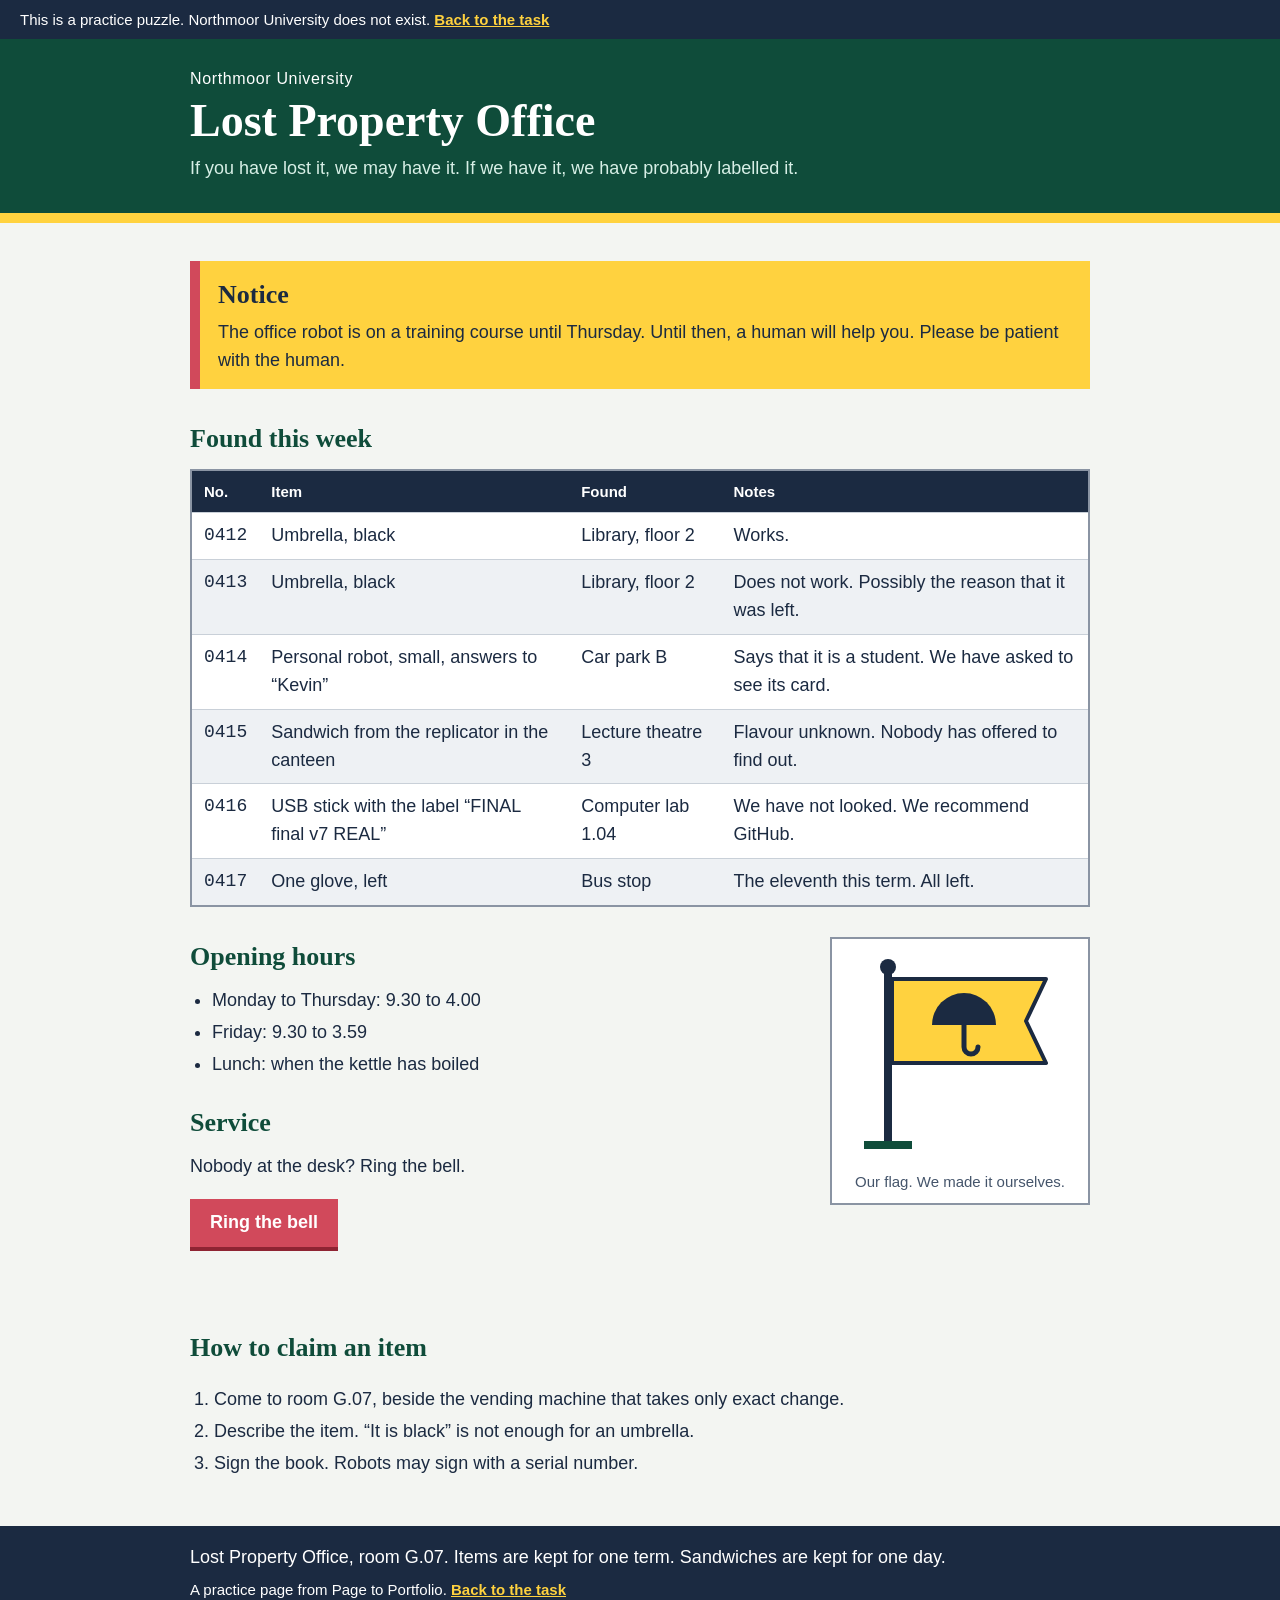
<file: puzzles/find-the-flag.html>
<!DOCTYPE html>
<html lang="en">
<head>
  <meta charset="utf-8">
  <meta name="viewport" content="width=device-width, initial-scale=1">
  <title>Lost Property Office | Northmoor University</title>
  <meta name="robots" content="noindex">
  <link rel="stylesheet" href="flag.css">
</head>
<body>

  <!-- ============================================================
       A PRACTICE PUZZLE from the task "Find the flag" (Page to Portfolio).
       Northmoor University is invented. Nothing on this page is real.
       Six flags are hidden in the code of this page. You are in the
       right place: reading the source is how you find them.
       ============================================================ -->

  <p class="practice">This is a practice puzzle. Northmoor University does not exist. <a href="../index.html#p-cy-3">Back to the task</a></p>

  <header class="top">
    <p class="uni">Northmoor University</p>
    <h1>Lost Property Office</h1>
    <p class="motto">If you have lost it, we may have it. If we have it, we have probably labelled it.</p>
  </header>

  <!-- Note for Sam: please take this comment out before the Vice-Chancellor visits.
       She reads the source code of every page. Nobody knows why.
       flag{comments-are-public} -->

  <main>
    <section class="notice">
      <h2>Notice</h2>
      <p>The office robot is on a training course until Thursday. Until then, a human will help you. Please be patient with the human.</p>
    </section>

    <section>
      <h2>Found this week</h2>
      <table>
        <thead>
          <tr><th>No.</th><th>Item</th><th>Found</th><th>Notes</th></tr>
        </thead>
        <tbody>
          <tr><td>0412</td><td>Umbrella, black</td><td>Library, floor 2</td><td>Works.</td></tr>
          <tr><td>0413</td><td>Umbrella, black</td><td>Library, floor 2</td><td>Does not work. Possibly the reason that it was left.</td></tr>
          <tr><td>0414</td><td>Personal robot, small, answers to “Kevin”</td><td>Car park B</td><td>Says that it is a student. We have asked to see its card.</td></tr>
          <tr><td>0415</td><td>Sandwich from the replicator in the canteen</td><td>Lecture theatre 3</td><td>Flavour unknown. Nobody has offered to find out.</td></tr>
          <tr><td>0416</td><td>USB stick with the label “FINAL final v7 REAL”</td><td>Computer lab 1.04</td><td>We have not looked. We recommend GitHub.</td></tr>
          <tr><td>0417</td><td>One glove, left</td><td>Bus stop</td><td>The eleventh this term. All left.</td></tr>
        </tbody>
      </table>
      <p hidden>Staff only: the spare key to cupboard 3 is under umbrella 0413. Do not put this on the website. flag{hidden-is-not-secret}</p>
    </section>

    <section class="two">
      <div>
        <h2>Opening hours</h2>
        <ul>
          <li>Monday to Thursday: 9.30 to 4.00</li>
          <li>Friday: 9.30 to 3.59</li>
          <li>Lunch: when the kettle has boiled</li>
        </ul>
        <h2>Service</h2>
        <p>Nobody at the desk? Ring the bell.</p>
        <p><button type="button" id="bell">Ring the bell</button></p>
        <p id="bell-says" role="status"></p>
      </div>
      <div class="flagbox">
        <svg viewBox="0 0 220 200" width="220" height="200" role="img"
             aria-label="The flag of the Lost Property Office: one black umbrella on a yellow field. flag{read-the-attributes}">
          <rect x="34" y="14" width="8" height="176" fill="#1b2a41"/>
          <circle cx="38" cy="12" r="8" fill="#1b2a41"/>
          <path d="M42 24 H196 L176 66 L196 108 H42 Z" fill="#ffd23f" stroke="#1b2a41" stroke-width="4" stroke-linejoin="round"/>
          <path d="M82 70 A32 32 0 0 1 146 70 Z" fill="#1b2a41"/>
          <path d="M114 70 V92 A7 7 0 0 0 128 92" fill="none" stroke="#1b2a41" stroke-width="5" stroke-linecap="round"/>
          <rect x="14" y="186" width="48" height="8" fill="#0f4c3a"/>
        </svg>
        <p class="caption">Our flag. We made it ourselves.</p>
      </div>
    </section>

    <section>
      <h2>How to claim an item</h2>
      <ol>
        <li>Come to room G.07, beside the vending machine that takes only exact change.</li>
        <li>Describe the item. “It is black” is not enough for an umbrella.</li>
        <li>Sign the book. Robots may sign with a serial number.</li>
      </ol>
    </section>
  </main>

  <footer data-note="ZmxhZ3tlbmNvZGVkLWlzLW5vdC1lbmNyeXB0ZWR9">
    <p>Lost Property Office, room G.07. Items are kept for one term. Sandwiches are kept for one day.</p>
    <p class="small">A practice page from Page to Portfolio. <a href="../index.html#p-cy-3">Back to the task</a></p>
  </footer>

  <script src="flag.js"></script>
</body>
</html>
</file>
<file: puzzles/flag.css>
/* =====================================================================
   The style sheet of the practice puzzle "Find the flag".
   You opened it. Good. Style sheets are sent to every visitor,
   so anybody can read them, comments and all.
   ===================================================================== */

* { box-sizing: border-box; }

body {
  margin: 0;
  background: #f3f5f2;
  color: #1b2a41;
  font-family: Verdana, Geneva, Arial, sans-serif;
  font-size: 18px;
  line-height: 1.55;
}

a { color: #0f4c3a; font-weight: bold; }
a:focus-visible, button:focus-visible { outline: 3px solid #d1495b; outline-offset: 3px; }

/* the strip at the very top */
.practice {
  margin: 0;
  padding: 8px 20px;
  background: #1b2a41;
  color: #ffffff;
  font-size: 15px;
}
.practice a { color: #ffd23f; }

/* the green band with the name of the office */
.top {
  background: #0f4c3a;
  color: #ffffff;
  padding: 28px 20px 30px;
  border-bottom: 10px solid #ffd23f;
}
.top > * { max-width: 900px; margin-left: auto; margin-right: auto; }
.uni { margin-top: 0; margin-bottom: 4px; font-size: 16px; letter-spacing: 0.04em; }
h1 { margin-top: 0; margin-bottom: 8px; font-family: Georgia, "Times New Roman", serif; font-size: 46px; line-height: 1.1; }
.motto { margin-top: 0; margin-bottom: 0; font-size: 18px; color: #d7efe6; }

main { max-width: 940px; margin: 0 auto; padding: 8px 20px 30px; }
section { margin-top: 30px; }

h2 {
  font-family: Georgia, "Times New Roman", serif;
  font-size: 26px;
  margin: 0 0 10px;
  color: #0f4c3a;
}

/* The Dean asked for "a more exciting grey". This is the most exciting
   grey that the committee could agree on. It took three meetings.
   flag{styles-have-comments-too} */
table { width: 100%; border-collapse: collapse; background: #ffffff; border: 2px solid #8a94a3; }
th, td { text-align: left; padding: 9px 12px; border-bottom: 1px solid #c9d0d8; vertical-align: top; }
th { background: #1b2a41; color: #ffffff; font-size: 15px; }
tbody tr:nth-child(even) { background: #eef1f4; }
td:first-child { font-family: "Courier New", Courier, monospace; white-space: nowrap; }

.notice {
  background: #ffd23f;
  border-left: 10px solid #d1495b;
  padding: 14px 18px;
}
.notice h2 { color: #1b2a41; margin-bottom: 4px; }
.notice p { margin: 0; }

.two { display: grid; grid-template-columns: 1fr 260px; gap: 30px; align-items: start; }
.two h2 + ul, .two h2 + p { margin-top: 0; }
.two ul { padding-left: 22px; }
.two div > h2:not(:first-child) { margin-top: 24px; }

.flagbox { background: #ffffff; border: 2px solid #8a94a3; padding: 16px 16px 10px; text-align: center; }
.flagbox svg { max-width: 100%; height: auto; }
.caption { margin: 6px 0 0; font-size: 15px; color: #45556b; }

button {
  font: inherit;
  font-weight: bold;
  background: #d1495b;
  color: #ffffff;
  border: 0;
  border-bottom: 4px solid #8f2433;
  padding: 10px 20px;
  cursor: pointer;
}
button:hover { background: #b93a4c; }
button:active { border-bottom-width: 2px; transform: translateY(2px); }
#bell-says { min-height: 1.6em; margin: 8px 0 0; font-weight: bold; color: #0f4c3a; }

ol { padding-left: 24px; }
li { margin-bottom: 4px; }

footer {
  background: #1b2a41;
  color: #ffffff;
  padding: 18px 20px 22px;
}
footer p { max-width: 900px; margin: 0 auto 6px; }
footer a { color: #ffd23f; }
.small { font-size: 15px; }

/* on a narrow screen the two columns become one, and the table can scroll sideways */
@media (max-width: 700px) {
  h1 { font-size: 34px; }
  .two { grid-template-columns: 1fr; }
  section { overflow-x: auto; }
}
</file>
